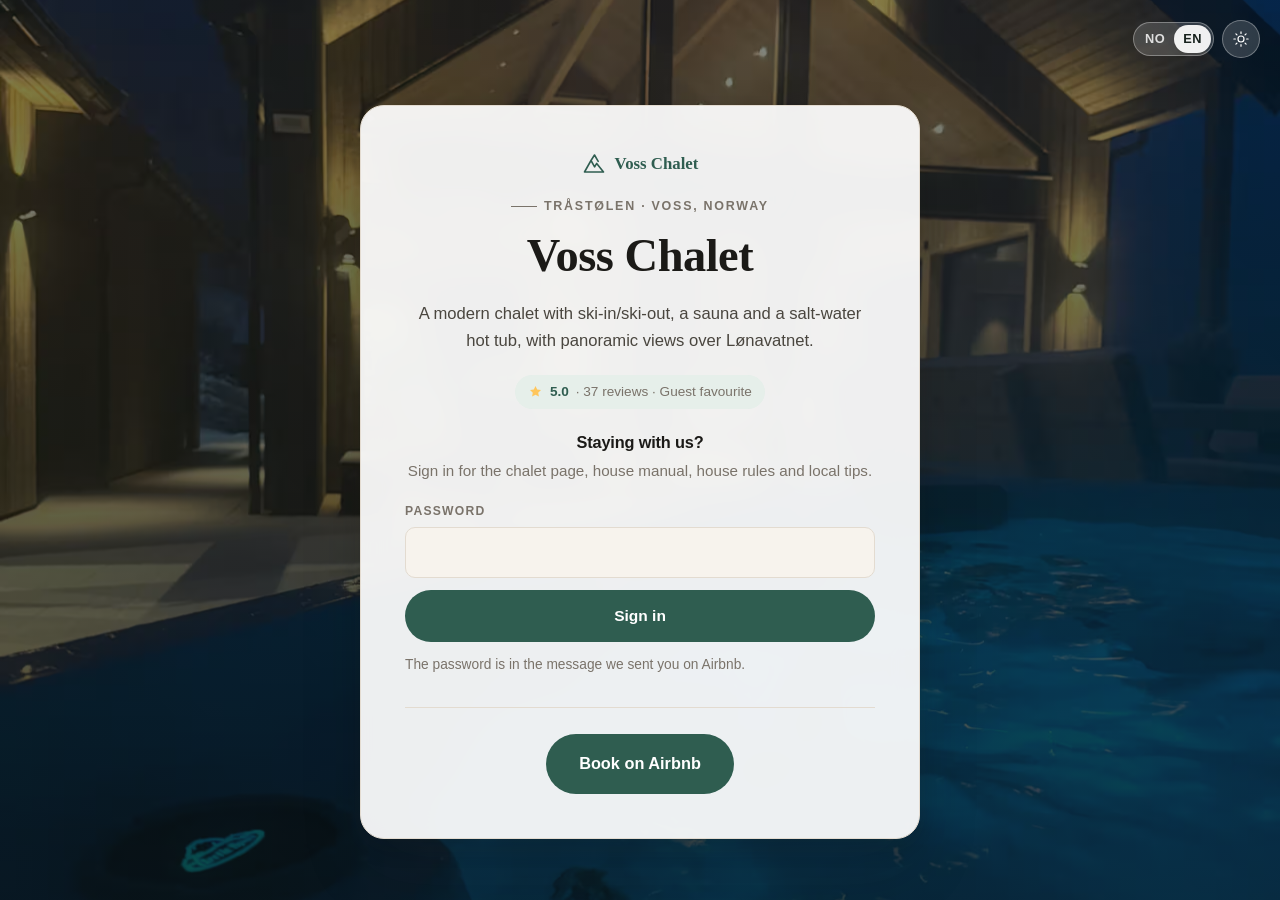
<file: index.html>
<!DOCTYPE html>
<html lang="no">
<head>
<meta charset="utf-8">
<meta name="viewport" content="width=device-width, initial-scale=1">
<title>Voss Chalet · Moderne hytte med ski in/ski out i Tråstølen</title>
<meta name="description" content="Moderne hytte i Tråstølen på Voss med ski in/ski out, badstue, saltvannsjacuzzi og panoramautsikt over Lønavatnet. Fire soverom, plass til ni gjester. Booking via Airbnb.">
<meta name="theme-color" content="#2f5d50">
<link rel="icon" href="assets/img/favicon.svg" type="image/svg+xml">
<meta property="og:type" content="website">
<meta property="og:title" content="Voss Chalet · Moderne hytte i Voss">
<meta property="og:description" content="Ski in/ski out i Tråstølen. Badstue, saltvannsjacuzzi og panoramautsikt over Lønavatnet.">
<meta property="og:image" content="assets/img/terrasse-jacuzzi.jpg">
<meta property="og:locale" content="nb_NO">
<meta property="og:locale:alternate" content="en_GB">
<link rel="stylesheet" href="assets/css/styles.css?v=23">
</head>
<body data-page="landing">
<a class="skip-link" href="#main">Hopp til innhold</a>

<main id="main"></main>

<noscript>
  <div class="wrap" style="padding:60px 20px">
    <h1>Voss Chalet</h1>
    <p>Moderne hytte i Tråstølen på Voss med ski in/ski out, badstue og saltvannsjacuzzi.
       Denne siden trenger JavaScript. Se annonsen vår på
       <a href="https://www.airbnb.com/h/vosschalet">Airbnb</a>.</p>
    <p>This page needs JavaScript. See our listing on
       <a href="https://www.airbnb.com/h/vosschalet">Airbnb</a>.</p>
  </div>
</noscript>

<script src="assets/js/content.js?v=23"></script>
<script src="assets/js/app.js?v=23"></script>
</body>
</html>
</file>
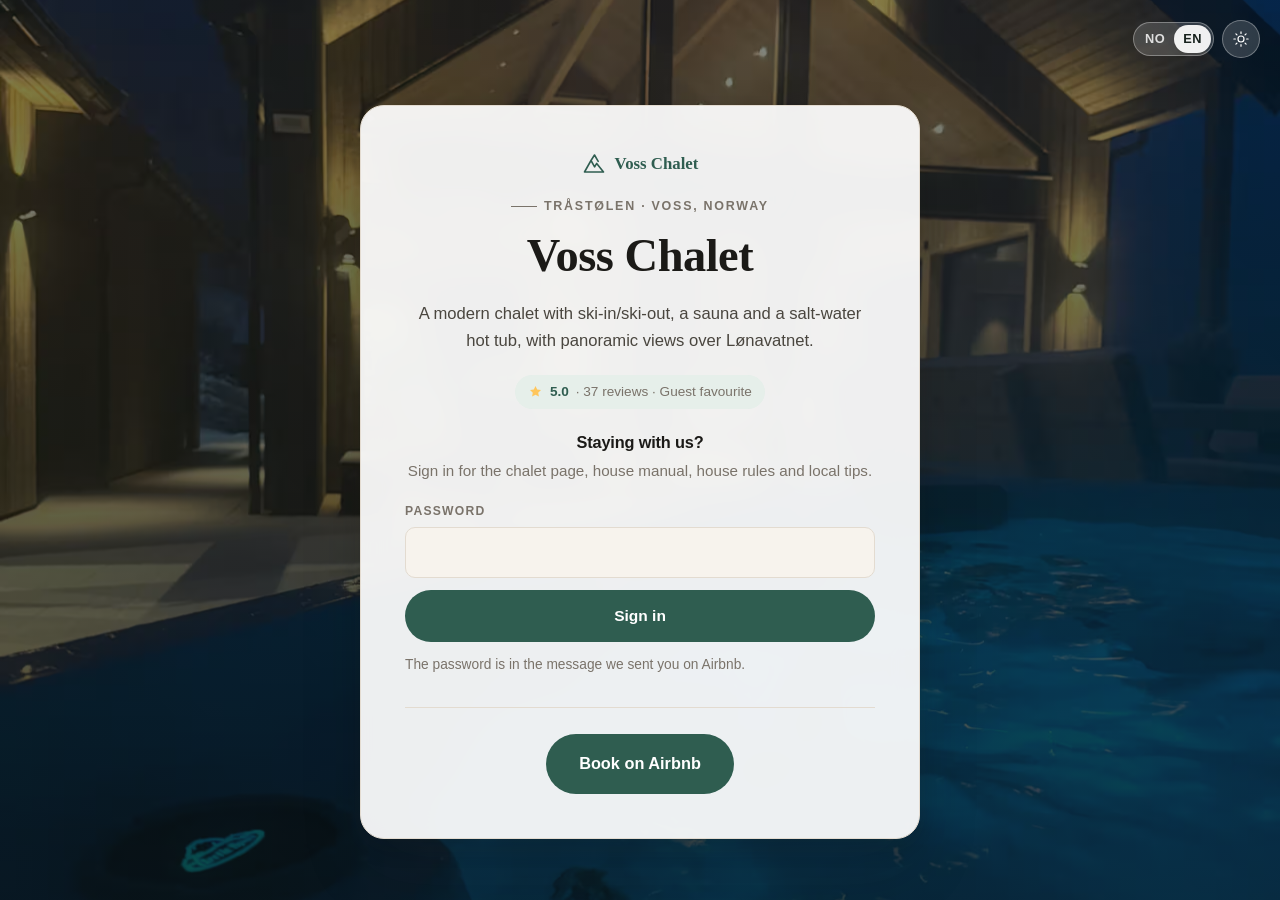
<file: husmanual.html>
<!DOCTYPE html>
<html lang="no">
<head>
<meta charset="utf-8">
<meta name="viewport" content="width=device-width, initial-scale=1">
<title>Husmanual · Voss Chalet</title>
<meta name="description" content="Husmanual for Voss Chalet: ankomst og smartlås, jacuzzi, badstue, peis, kjøkken, wifi, parkering og avreise.">
<meta name="robots" content="noindex">
<meta name="theme-color" content="#2f5d50">
<link rel="icon" href="assets/img/favicon.svg" type="image/svg+xml">
<script>
/* Rask sjekk før resten av siden lastes: uten innlogging sendes du til forsiden. */
(function () {
  try {
    if (!localStorage.getItem("vc-auth")) {
      location.replace("index.html?next=" + encodeURIComponent(location.pathname.split("/").pop() + location.hash));
    }
  } catch (e) {}
})();
</script>
<link rel="stylesheet" href="assets/css/styles.css?v=23">
</head>
<body data-page="manual">
<a class="skip-link" href="#main">Hopp til innhold</a>

<main id="main"></main>

<noscript>
  <div class="wrap" style="padding:60px 20px">
    <h1>Husmanual</h1>
    <p>Denne siden trenger JavaScript. Ta kontakt med oss på Airbnb hvis du trenger informasjonen på en annen måte.</p>
    <p>This page needs JavaScript. Message us on Airbnb if you need this information another way.</p>
  </div>
</noscript>

<script src="assets/js/content.js?v=23"></script>
<script src="assets/js/app.js?v=23"></script>
</body>
</html>
</file>
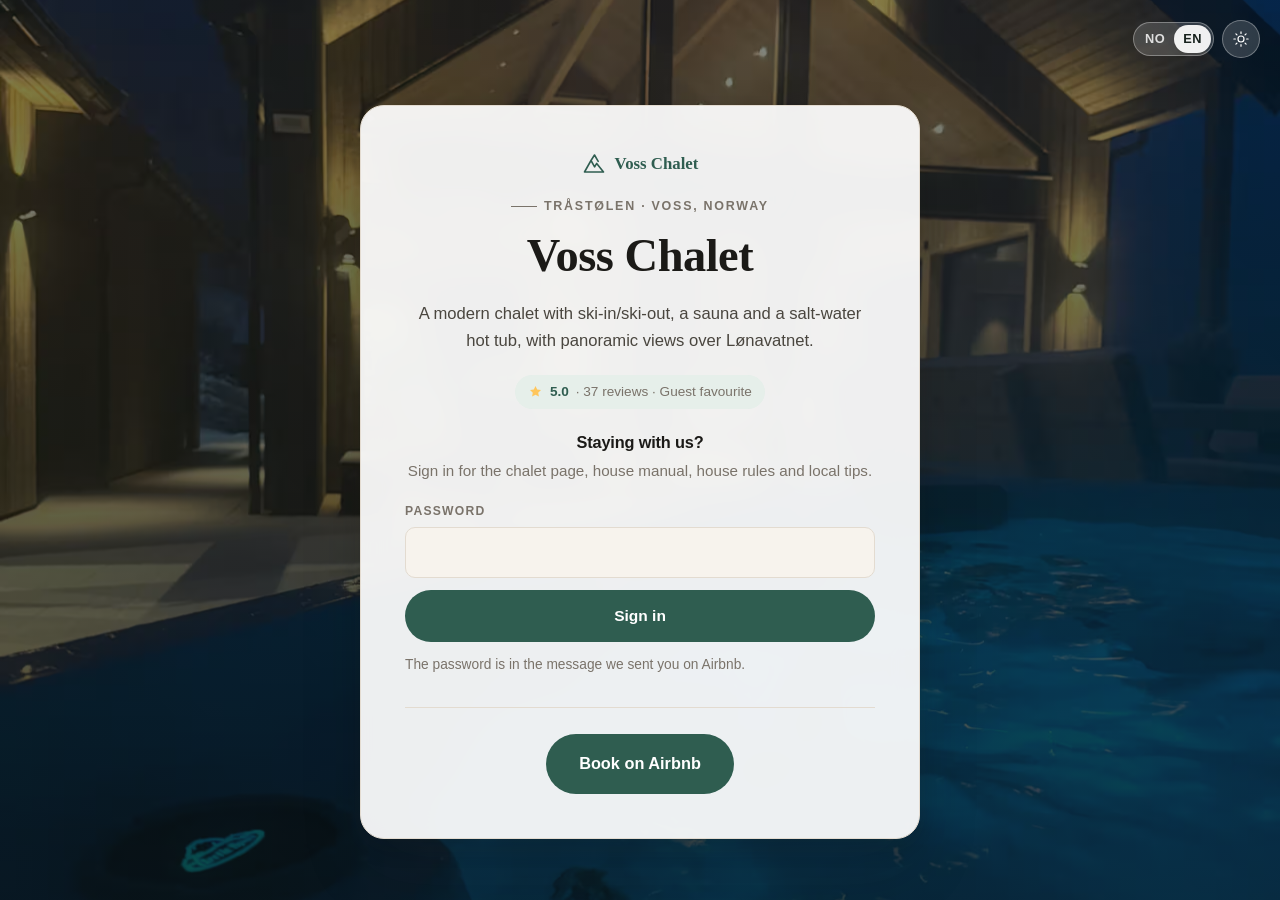
<file: husregler.html>
<!DOCTYPE html>
<html lang="no">
<head>
<meta charset="utf-8">
<meta name="viewport" content="width=device-width, initial-scale=1">
<title>Husregler · Voss Chalet</title>
<meta name="description" content="Husregler for Voss Chalet: inn- og utsjekk, antall gjester, nattero, røyking, jacuzzi og badstue, peis og praktisk informasjon.">
<meta name="robots" content="noindex">
<meta name="theme-color" content="#2f5d50">
<link rel="icon" href="assets/img/favicon.svg" type="image/svg+xml">
<script>
/* Rask sjekk før resten av siden lastes: uten innlogging sendes du til forsiden. */
(function () {
  try {
    if (!localStorage.getItem("vc-auth")) {
      location.replace("index.html?next=" + encodeURIComponent(location.pathname.split("/").pop() + location.hash));
    }
  } catch (e) {}
})();
</script>
<link rel="stylesheet" href="assets/css/styles.css?v=23">
</head>
<body data-page="rules">
<a class="skip-link" href="#main">Hopp til innhold</a>

<main id="main"></main>

<noscript>
  <div class="wrap" style="padding:60px 20px">
    <h1>Husregler</h1>
    <p>Denne siden trenger JavaScript. Husreglene finner du også i annonsen vår på
       <a href="https://www.airbnb.com/h/vosschalet">Airbnb</a>.</p>
  </div>
</noscript>

<script src="assets/js/content.js?v=23"></script>
<script src="assets/js/app.js?v=23"></script>
</body>
</html>
</file>
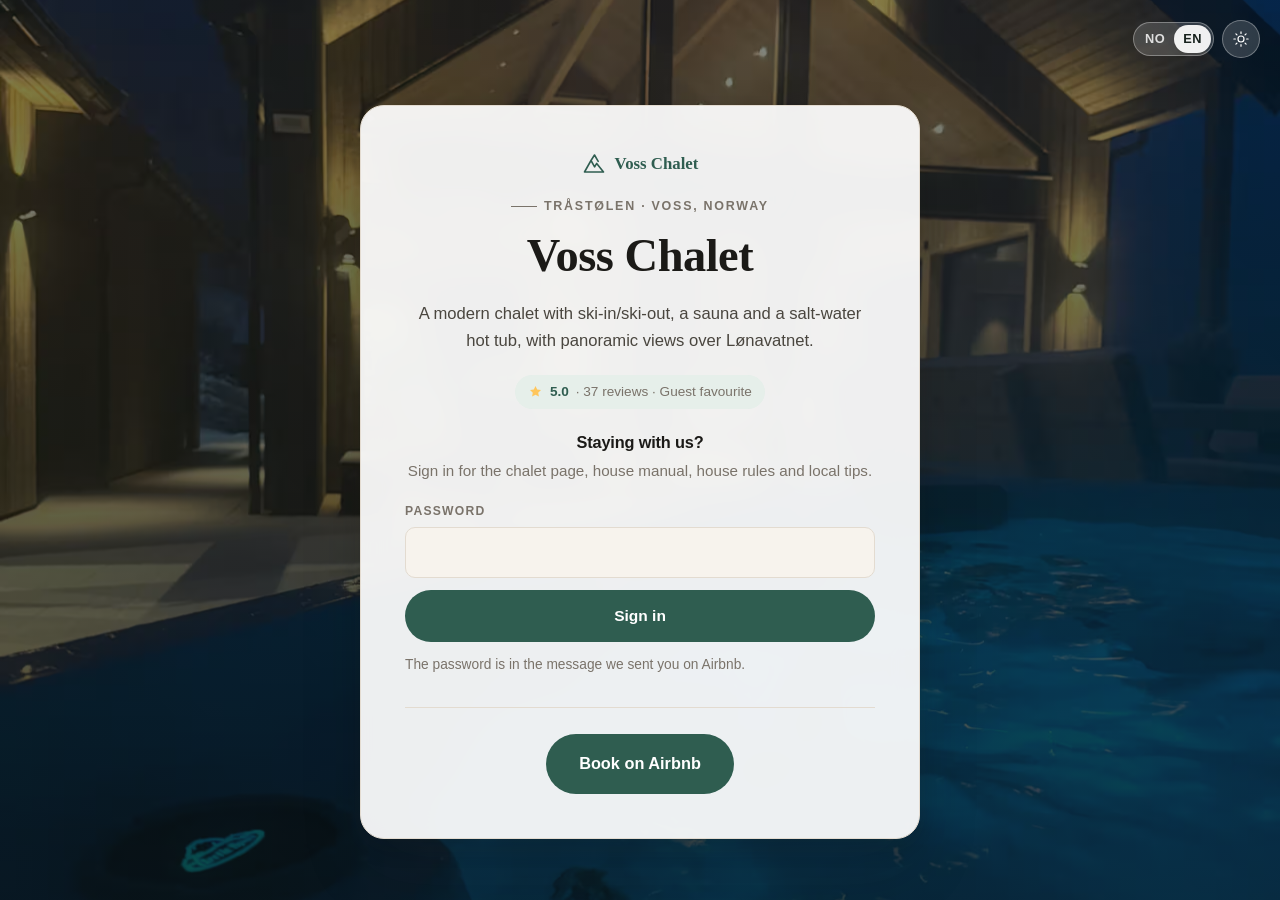
<file: hytta.html>
<!DOCTYPE html>
<html lang="no">
<head>
<meta charset="utf-8">
<meta name="viewport" content="width=device-width, initial-scale=1">
<title>Hytta · Voss Chalet</title>
<meta name="description" content="Moderne hytte i Tråstølen på Voss med ski in/ski out, badstue, saltvannsjacuzzi og panoramautsikt over Lønavatnet. Fire soverom, plass til ni gjester. Booking via Airbnb.">
<meta name="robots" content="noindex">
<meta name="theme-color" content="#2f5d50">
<link rel="icon" href="assets/img/favicon.svg" type="image/svg+xml">
<meta property="og:type" content="website">
<meta property="og:title" content="Voss Chalet · Moderne hytte i Voss">
<meta property="og:description" content="Ski in/ski out i Tråstølen. Badstue, saltvannsjacuzzi og panoramautsikt over Lønavatnet.">
<meta property="og:image" content="assets/img/hero.jpg">
<meta property="og:locale" content="nb_NO">
<meta property="og:locale:alternate" content="en_GB">
<script>
/* Rask sjekk før resten av siden lastes: uten innlogging sendes du til forsiden. */
(function () {
  try {
    if (!localStorage.getItem("vc-auth")) {
      location.replace("index.html?next=" + encodeURIComponent(location.pathname.split("/").pop() + location.hash));
    }
  } catch (e) {}
})();
</script>
<link rel="stylesheet" href="assets/css/styles.css?v=23">
</head>
<body data-page="home">
<a class="skip-link" href="#main">Hopp til innhold</a>

<main id="main"></main>

<noscript>
  <div class="wrap" style="padding:60px 20px">
    <h1>Voss Chalet</h1>
    <p>Denne siden trenger JavaScript for å vise innholdet. Slå det på i nettleseren, eller
       se annonsen vår på <a href="https://www.airbnb.com/h/vosschalet">Airbnb</a>.</p>
    <p>This page needs JavaScript. Please enable it, or see our listing on
       <a href="https://www.airbnb.com/h/vosschalet">Airbnb</a>.</p>
  </div>
</noscript>

<script src="assets/js/content.js?v=23"></script>
<script src="assets/js/app.js?v=23"></script>
</body>
</html>
</file>
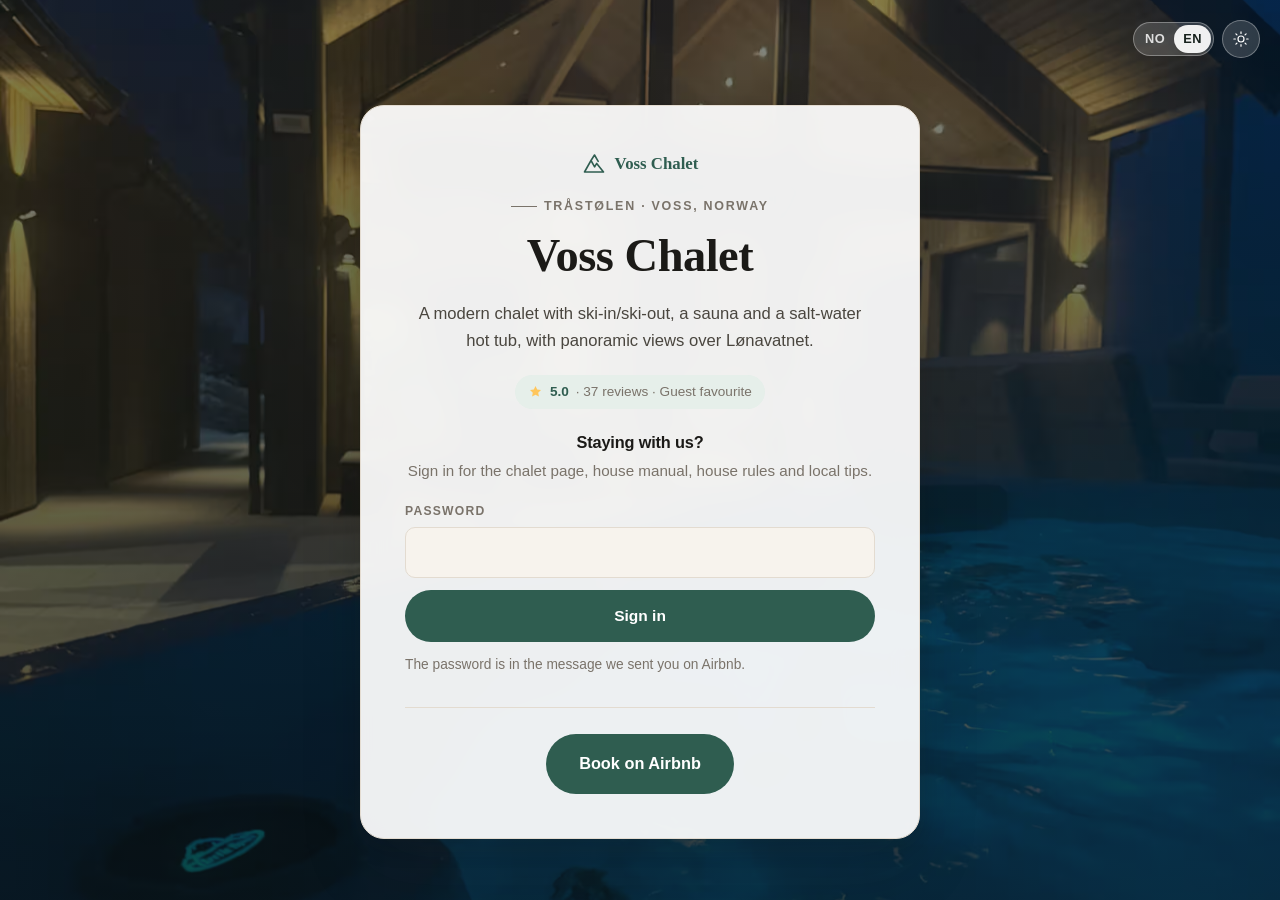
<file: omradet.html>
<!DOCTYPE html>
<html lang="no">
<head>
<meta charset="utf-8">
<meta name="viewport" content="width=device-width, initial-scale=1">
<title>Området · Voss Chalet</title>
<meta name="description" content="Tips til Voss: ski i Voss Resort og Myrkdalen, fjellturer til Lønahorgi, rafting, sykling, Vossabadet, Flåmsbanen og Nærøyfjorden.">
<meta name="robots" content="noindex">
<meta name="theme-color" content="#2f5d50">
<link rel="icon" href="assets/img/favicon.svg" type="image/svg+xml">
<script>
/* Rask sjekk før resten av siden lastes: uten innlogging sendes du til forsiden. */
(function () {
  try {
    if (!localStorage.getItem("vc-auth")) {
      location.replace("index.html?next=" + encodeURIComponent(location.pathname.split("/").pop() + location.hash));
    }
  } catch (e) {}
})();
</script>
<link rel="stylesheet" href="assets/css/styles.css?v=23">
</head>
<body data-page="area">
<a class="skip-link" href="#main">Hopp til innhold</a>

<main id="main"></main>

<noscript>
  <div class="wrap" style="padding:60px 20px">
    <h1>Området</h1>
    <p>Denne siden trenger JavaScript. Se annonsen vår på
       <a href="https://www.airbnb.com/h/vosschalet">Airbnb</a> for tips til området.</p>
  </div>
</noscript>

<script src="assets/js/content.js?v=23"></script>
<script src="assets/js/app.js?v=23"></script>
</body>
</html>
</file>
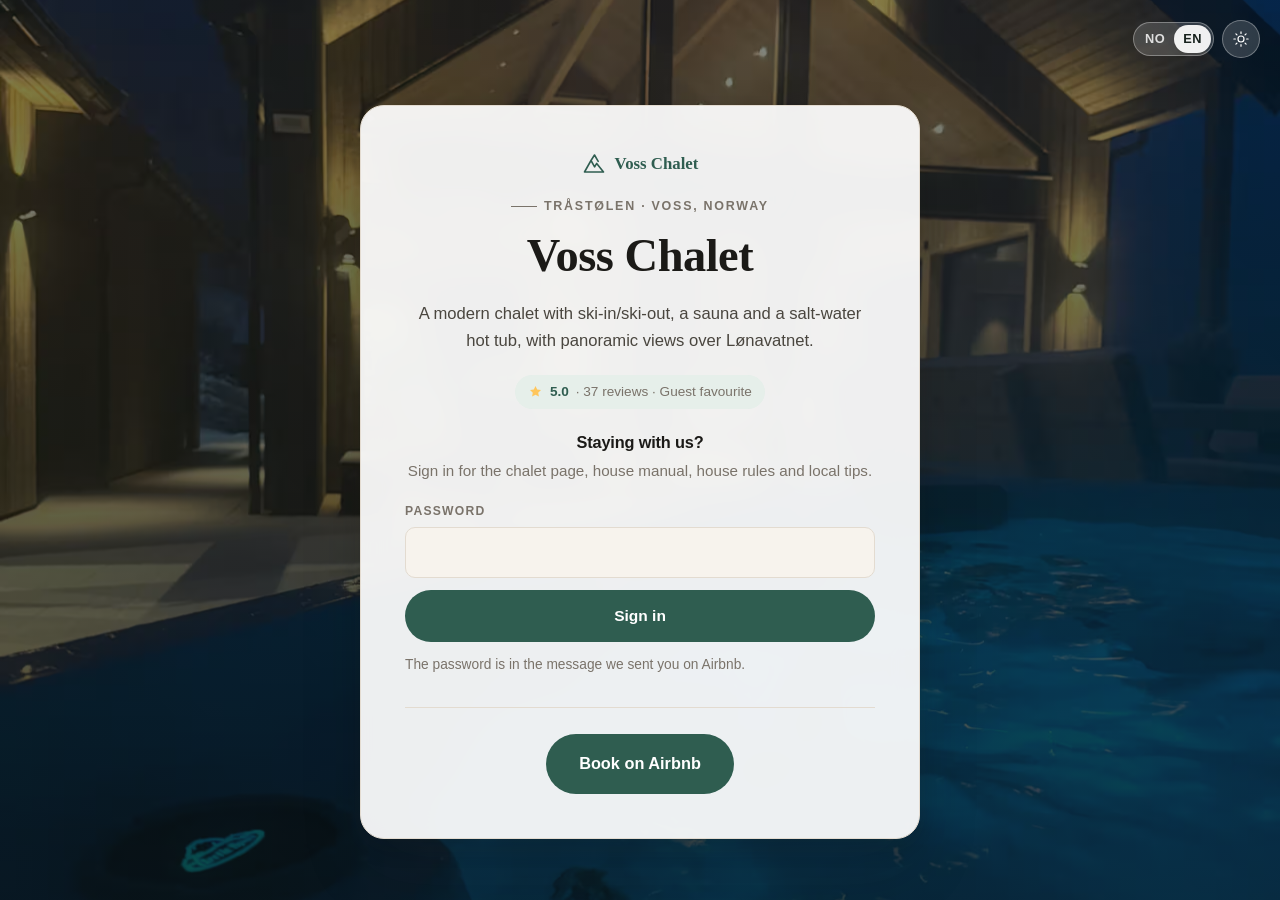
<file: spisesteder.html>
<!DOCTYPE html>
<html lang="no">
<head>
<meta charset="utf-8">
<meta name="viewport" content="width=device-width, initial-scale=1">
<title>Spisesteder · Voss Chalet</title>
<meta name="description" content="Restaurantene og kafeene vi anbefaler på Voss, fra fine dining på Park Hotel Vossevangen til enkel lunsj i sentrum.">
<meta name="robots" content="noindex">
<meta name="theme-color" content="#2f5d50">
<link rel="icon" href="assets/img/favicon.svg" type="image/svg+xml">
<script>
/* Rask sjekk før resten av siden lastes: uten innlogging sendes du til forsiden. */
(function () {
  try {
    if (!localStorage.getItem("vc-auth")) {
      location.replace("index.html?next=" + encodeURIComponent(location.pathname.split("/").pop() + location.hash));
    }
  } catch (e) {}
})();
</script>
<link rel="stylesheet" href="assets/css/styles.css?v=23">
</head>
<body data-page="food">
<a class="skip-link" href="#main">Hopp til innhold</a>

<main id="main"></main>

<noscript>
  <div class="wrap" style="padding:60px 20px">
    <h1>Spisesteder</h1>
    <p>Denne siden trenger JavaScript. Se annonsen vår på
       <a href="https://www.airbnb.com/h/vosschalet">Airbnb</a> for tips til området.</p>
  </div>
</noscript>

<script src="assets/js/content.js?v=23"></script>
<script src="assets/js/app.js?v=23"></script>
</body>
</html>
</file>
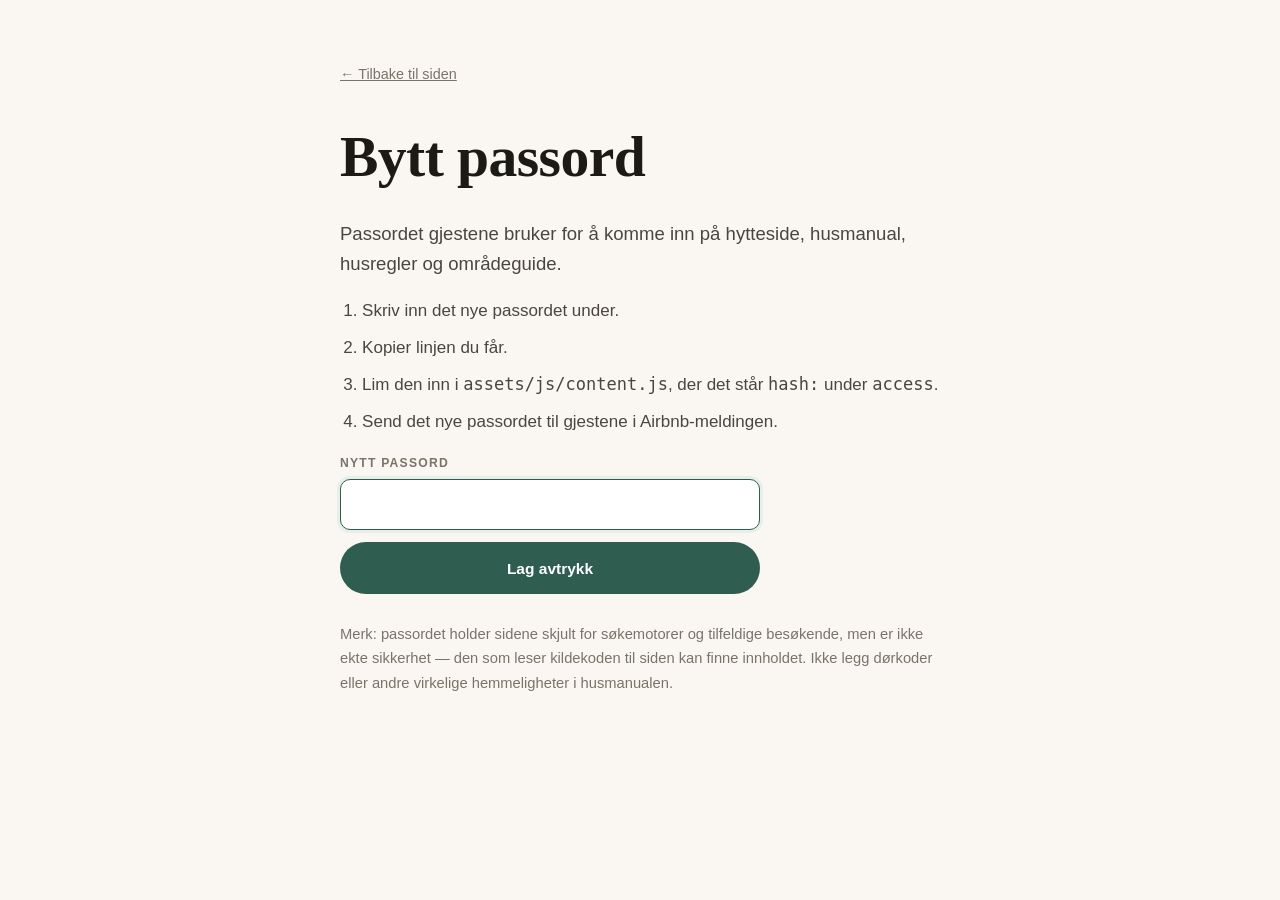
<file: admin/passord.html>
<!DOCTYPE html>
<html lang="no">
<head>
<meta charset="utf-8">
<meta name="viewport" content="width=device-width, initial-scale=1">
<title>Bytt passord · Voss Chalet</title>
<meta name="robots" content="noindex">
<link rel="icon" href="../assets/img/favicon.svg" type="image/svg+xml">
<link rel="stylesheet" href="../assets/css/styles.css">
<style>
  .tool { max-width: 640px; margin: 0 auto; padding: 60px 20px; }
  .tool ol { padding-left: 1.3em; color: var(--ink-soft); }
  .tool li { margin-bottom: .5em; }
  .out {
    margin-top: 18px; padding: 16px 18px;
    background: var(--surface-2); border: 1px solid var(--line);
    border-radius: var(--radius-s);
    font-family: ui-monospace, SFMono-Regular, Menlo, Consolas, monospace;
    font-size: .86rem; word-break: break-all; line-height: 1.6;
  }
</style>
</head>
<body>
<main class="tool" id="main">
  <a href="../index.html" style="color:var(--muted);font-size:.9rem">← Tilbake til siden</a>
  <h1 style="margin-top:.6em">Bytt passord</h1>
  <p class="lead">Passordet gjestene bruker for å komme inn på hytteside, husmanual,
     husregler og områdeguide.</p>

  <ol>
    <li>Skriv inn det nye passordet under.</li>
    <li>Kopier linjen du får.</li>
    <li>Lim den inn i <code>assets/js/content.js</code>, der det står <code>hash:</code> under <code>access</code>.</li>
    <li>Send det nye passordet til gjestene i Airbnb-meldingen.</li>
  </ol>

  <form class="landing-form" id="form" style="max-width:420px">
    <label class="field">
      <span>Nytt passord</span>
      <input class="field-input" id="pw" type="text" autocomplete="off" autofocus>
    </label>
    <button class="btn btn-primary" type="submit">Lag avtrykk</button>
  </form>

  <div class="out" id="out" hidden></div>

  <p style="margin-top:28px;font-size:.92rem;color:var(--muted)">
    Merk: passordet holder sidene skjult for søkemotorer og tilfeldige besøkende, men er ikke
    ekte sikkerhet — den som leser kildekoden til siden kan finne innholdet. Ikke legg dørkoder
    eller andre virkelige hemmeligheter i husmanualen.
  </p>
</main>

<script>
document.getElementById('form').addEventListener('submit', async function (e) {
  e.preventDefault();
  var pw = document.getElementById('pw').value;
  var out = document.getElementById('out');
  if (!pw) return;
  var buf = await crypto.subtle.digest('SHA-256', new TextEncoder().encode(pw));
  var hex = Array.from(new Uint8Array(buf)).map(function (b) {
    return b.toString(16).padStart(2, '0');
  }).join('');
  out.hidden = false;
  out.textContent = 'hash: "' + hex + '",';
});
</script>
</body>
</html>
</file>
<file: assets/css/styles.css>
/* =====================================================================
   Voss Chalet – stilark
   Farger, avstander og typografi styres av variablene i :root nedenfor.
   Vil du bytte hovedfarge, endre --accent og --accent-soft.
   ===================================================================== */

:root {
  /* Farger – lyst tema */
  --bg: #faf7f2;
  --bg-alt: #f2ece3;
  --surface: #ffffff;
  --surface-2: #f7f3ed;
  --ink: #1b1a17;
  --ink-soft: #4a463f;
  --muted: #7a736a;
  --line: #e3dbd0;
  --accent: #2f5d50;
  --accent-ink: #ffffff;
  --accent-soft: #e6efea;
  --warm: #c0703f;
  --warm-soft: #f8ece3;

  /* Form */
  --radius-s: 10px;
  --radius: 16px;
  --radius-l: 24px;
  --shadow-s: 0 1px 2px rgba(27, 26, 23, .06), 0 2px 8px rgba(27, 26, 23, .04);
  --shadow: 0 2px 6px rgba(27, 26, 23, .06), 0 12px 32px rgba(27, 26, 23, .08);
  --shadow-l: 0 8px 24px rgba(27, 26, 23, .1), 0 32px 64px rgba(27, 26, 23, .12);

  /* Typografi */
  --font-body: -apple-system, BlinkMacSystemFont, "Segoe UI", Roboto, "Helvetica Neue", Arial, sans-serif;
  --font-head: "Iowan Old Style", "Palatino Linotype", Palatino, Georgia, "Times New Roman", serif;

  /* Mål */
  --wrap: 1140px;
  --header-h: 68px;
}

/* Mørkt tema – følger systemet, og kan overstyres med knappen i toppen */
@media (prefers-color-scheme: dark) {
  :root:not([data-theme="light"]) {
    --bg: #12110f;
    --bg-alt: #191714;
    --surface: #1c1a17;
    --surface-2: #232019;
    --ink: #f4efe7;
    --ink-soft: #d6cec2;
    --muted: #9d958a;
    --line: #322d26;
    --accent: #7fb3a1;
    --accent-ink: #0f1512;
    --accent-soft: #1e2a26;
    --warm: #e0996b;
    --warm-soft: #2a2018;
    --shadow-s: 0 1px 2px rgba(0, 0, 0, .4);
    --shadow: 0 2px 8px rgba(0, 0, 0, .4), 0 16px 40px rgba(0, 0, 0, .35);
    --shadow-l: 0 12px 32px rgba(0, 0, 0, .5), 0 40px 80px rgba(0, 0, 0, .45);
  }
}

:root[data-theme="dark"] {
  --bg: #12110f;
  --bg-alt: #191714;
  --surface: #1c1a17;
  --surface-2: #232019;
  --ink: #f4efe7;
  --ink-soft: #d6cec2;
  --muted: #9d958a;
  --line: #322d26;
  --accent: #7fb3a1;
  --accent-ink: #0f1512;
  --accent-soft: #1e2a26;
  --warm: #e0996b;
  --warm-soft: #2a2018;
  --shadow-s: 0 1px 2px rgba(0, 0, 0, .4);
  --shadow: 0 2px 8px rgba(0, 0, 0, .4), 0 16px 40px rgba(0, 0, 0, .35);
  --shadow-l: 0 12px 32px rgba(0, 0, 0, .5), 0 40px 80px rgba(0, 0, 0, .45);
}

/* --- Grunnleggende ------------------------------------------------- */

*, *::before, *::after { box-sizing: border-box; }

html { scroll-behavior: smooth; scroll-padding-top: calc(var(--header-h) + 16px); }

body {
  margin: 0;
  background: var(--bg);
  color: var(--ink);
  font-family: var(--font-body);
  font-size: 17px;
  line-height: 1.65;
  -webkit-font-smoothing: antialiased;
  text-rendering: optimizeLegibility;
}

img { max-width: 100%; display: block; }

a { color: inherit; }

h1, h2, h3, h4 {
  font-family: var(--font-head);
  font-weight: 600;
  line-height: 1.18;
  letter-spacing: -0.01em;
  margin: 0 0 .5em;
}

h1 { font-size: clamp(2.1rem, 5.5vw, 3.6rem); }
h2 { font-size: clamp(1.6rem, 3.4vw, 2.35rem); }
h3 { font-size: 1.18rem; }

p { margin: 0 0 1em; }

.wrap { width: 100%; max-width: var(--wrap); margin: 0 auto; padding: 0 20px; }
.wrap-narrow { max-width: 800px; }

.skip-link {
  position: absolute; left: -9999px; top: 0; z-index: 200;
  background: var(--accent); color: var(--accent-ink);
  padding: 10px 16px; border-radius: 0 0 var(--radius-s) 0;
}
.skip-link:focus { left: 0; }

:focus-visible {
  outline: 2px solid var(--accent);
  outline-offset: 3px;
  border-radius: 4px;
}

/* --- Knapper -------------------------------------------------------- */

.btn {
  display: inline-flex; align-items: center; justify-content: center; gap: .5em;
  padding: .78em 1.5em;
  border: 1px solid transparent;
  border-radius: 999px;
  font: inherit; font-weight: 600; font-size: .97rem;
  text-decoration: none;
  cursor: pointer;
  transition: transform .15s ease, background .2s ease, border-color .2s ease, color .2s ease;
  white-space: nowrap;
}
.btn:hover { transform: translateY(-1px); }
.btn:active { transform: translateY(0); }

.btn-primary { background: var(--accent); color: var(--accent-ink); }
.btn-primary:hover { filter: brightness(1.07); }

.btn-ghost { background: transparent; color: var(--ink); border-color: var(--line); }
.btn-ghost:hover { border-color: var(--accent); color: var(--accent); }

.btn-light { background: rgba(255, 255, 255, .16); color: #fff; border-color: rgba(255, 255, 255, .5); backdrop-filter: blur(6px); }
.btn-light:hover { background: rgba(255, 255, 255, .28); }

.btn-sm { padding: .5em 1em; font-size: .88rem; }

/* --- Toppmeny ------------------------------------------------------- */

.site-header {
  position: sticky; top: 0; z-index: 60;
  background: color-mix(in srgb, var(--bg) 86%, transparent);
  backdrop-filter: saturate(1.4) blur(12px);
  border-bottom: 1px solid transparent;
  transition: border-color .2s ease, background .2s ease;
}
.site-header.is-stuck { border-bottom-color: var(--line); }

.site-header .wrap {
  min-height: var(--header-h);
  display: flex; align-items: center; gap: 18px;
}

.brand {
  display: flex; align-items: center; gap: 10px;
  text-decoration: none; font-family: var(--font-head);
  font-size: 1.14rem; font-weight: 600; letter-spacing: -0.01em;
  margin-right: auto;
}
.brand svg { width: 26px; height: 26px; color: var(--accent); flex: none; }
.brand small {
  display: block; font-family: var(--font-body); font-size: .68rem;
  font-weight: 500; letter-spacing: .1em; text-transform: uppercase;
  color: var(--muted); line-height: 1.2;
}

.nav { display: flex; align-items: center; gap: 4px; }
.nav a {
  text-decoration: none; color: var(--ink-soft);
  padding: .45em .8em; border-radius: 999px;
  font-size: .95rem; font-weight: 500;
  transition: background .2s ease, color .2s ease;
}
.nav a:hover { background: var(--surface-2); color: var(--ink); }
.nav a[aria-current="page"] { color: var(--accent); background: var(--accent-soft); }

/* Bookingknappen i menyen: dempet, med kant, ikke den grønne hovedknappen */
.nav a.btn-ghost { color: var(--ink-soft); background: transparent; border: 1px solid var(--line); margin-left: 6px; }
.nav a.btn-ghost:hover { color: var(--accent); border-color: var(--accent); background: transparent; }

.header-tools { display: flex; align-items: center; gap: 8px; }

.lang-switch {
  display: flex; align-items: center;
  background: var(--surface-2); border: 1px solid var(--line);
  border-radius: 999px; padding: 2px;
}
.lang-switch button {
  border: 0; background: transparent; cursor: pointer;
  font: inherit; font-size: .8rem; font-weight: 600; letter-spacing: .04em;
  color: var(--muted); padding: .3em .7em; border-radius: 999px;
  transition: background .2s ease, color .2s ease;
}
.lang-switch button[aria-pressed="true"] { background: var(--surface); color: var(--ink); box-shadow: var(--shadow-s); }

.icon-btn {
  display: inline-flex; align-items: center; justify-content: center;
  width: 38px; height: 38px; flex: none;
  border: 1px solid var(--line); border-radius: 50%;
  background: var(--surface-2); color: var(--ink-soft);
  cursor: pointer; transition: color .2s ease, border-color .2s ease;
}
.icon-btn:hover { color: var(--accent); border-color: var(--accent); }
.icon-btn svg { width: 18px; height: 18px; }

.theme-btn .icon-moon { display: none; }
:root[data-theme="dark"] .theme-btn .icon-moon { display: block; }
:root[data-theme="dark"] .theme-btn .icon-sun { display: none; }
@media (prefers-color-scheme: dark) {
  :root:not([data-theme="light"]) .theme-btn .icon-moon { display: block; }
  :root:not([data-theme="light"]) .theme-btn .icon-sun { display: none; }
}

.nav-toggle { display: none; }

@media (max-width: 900px) {
  .nav {
    position: fixed; inset: var(--header-h) 0 auto 0;
    flex-direction: column; align-items: stretch; gap: 0;
    background: var(--surface); border-bottom: 1px solid var(--line);
    padding: 10px 20px 20px;
    box-shadow: var(--shadow);
    transform: translateY(-12px); opacity: 0; pointer-events: none;
    transition: opacity .18s ease, transform .18s ease;
  }
  .nav.is-open { transform: translateY(0); opacity: 1; pointer-events: auto; }
  .nav a { padding: .8em .6em; border-radius: var(--radius-s); }
  .nav .btn { margin-top: 10px; justify-content: center; }
  .nav-toggle { display: inline-flex; }
}

@media (max-width: 620px) {
  .brand small { display: none; }
  .nav-book-desktop { display: none; }
}

/* --- Hero ----------------------------------------------------------- */

.hero {
  position: relative;
  min-height: min(86vh, 760px);
  display: flex; align-items: flex-end;
  color: #fff;
  overflow: hidden;
  isolation: isolate;
}
.hero::after {
  content: ""; position: absolute; inset: 0; z-index: -1;
  background: linear-gradient(180deg, rgba(12, 20, 18, .5) 0%, rgba(12, 20, 18, .15) 35%, rgba(12, 20, 18, .82) 100%);
}
.hero-media {
  position: absolute; inset: 0; z-index: -2;
  background: linear-gradient(160deg, #24413a 0%, #3d6153 45%, #7d8f7a 100%);
}
.hero-media img { width: 100%; height: 100%; object-fit: cover; }

.hero-inner { padding: 120px 0 56px; max-width: 720px; }
.hero h1 { color: #fff; margin-bottom: .3em; text-shadow: 0 2px 24px rgba(0, 0, 0, .3); }
.hero p { font-size: 1.1rem; color: rgba(255, 255, 255, .93); max-width: 56ch; text-shadow: 0 1px 12px rgba(0, 0, 0, .35); }
.hero-actions { display: flex; flex-wrap: wrap; gap: 12px; margin-top: 26px; }

.eyebrow {
  display: inline-flex; align-items: center; gap: .55em;
  font-size: .78rem; font-weight: 600; letter-spacing: .14em; text-transform: uppercase;
  color: rgba(255, 255, 255, .88); margin-bottom: 1em;
}
.eyebrow::before { content: ""; width: 26px; height: 1px; background: currentColor; }

.rating-badge {
  display: inline-flex; align-items: center; gap: .5em;
  background: rgba(255, 255, 255, .15); backdrop-filter: blur(6px);
  border: 1px solid rgba(255, 255, 255, .3);
  border-radius: 999px; padding: .35em .9em;
  font-size: .85rem; font-weight: 600; color: #fff;
  margin-bottom: 18px;
}
.rating-badge svg { width: 15px; height: 15px; color: #ffc65c; }
.rating-badge span { opacity: .85; font-weight: 500; }

/* --- Landingsside --------------------------------------------------- */

.landing {
  position: relative; isolation: isolate;
  min-height: 100vh;
  display: grid; place-items: center;
  padding: 88px 0 44px;
}
.landing::after {
  content: ""; position: absolute; inset: 0; z-index: -1;
  background: linear-gradient(180deg, rgba(10, 16, 14, .5), rgba(10, 16, 14, .76));
}
.landing-media {
  position: absolute; inset: 0; z-index: -2;
  background: linear-gradient(160deg, #1d3830 0%, #35564a 45%, #6f8377 100%);
}
.landing-media img { width: 100%; height: 100%; object-fit: cover; }

.landing-top {
  position: absolute; top: 20px; right: 20px; z-index: 2;
  display: flex; gap: 8px; align-items: center;
}
.landing-top .lang-switch { background: rgba(255, 255, 255, .16); border-color: rgba(255, 255, 255, .32); }
.landing-top .lang-switch button { color: rgba(255, 255, 255, .82); }
.landing-top .lang-switch button[aria-pressed="true"] { background: rgba(255, 255, 255, .92); color: #16211d; }
.landing-top .icon-btn { background: rgba(255, 255, 255, .16); border-color: rgba(255, 255, 255, .32); color: #fff; }

.landing-card {
  max-width: 560px; margin: 0 auto; text-align: center;
  background: color-mix(in srgb, var(--surface) 93%, transparent);
  color: var(--ink);
  border: 1px solid var(--line);
  border-radius: var(--radius-l);
  padding: clamp(28px, 5vw, 44px);
  box-shadow: var(--shadow-l);
  backdrop-filter: blur(14px) saturate(1.2);
}
.landing-brand {
  display: flex; align-items: center; justify-content: center; gap: 9px;
  font-family: var(--font-head); font-size: 1.05rem; font-weight: 600;
  color: var(--accent); margin-bottom: 18px;
}
.landing-brand svg { width: 24px; height: 24px; }
.landing-card .eyebrow { display: flex; justify-content: center; color: var(--muted); }
.landing-card h1 { font-size: clamp(2rem, 5vw, 2.9rem); margin-bottom: .35em; }
.landing-tagline { color: var(--ink-soft); font-size: 1.04rem; margin-bottom: 20px; }
.landing-card .rating-badge {
  background: var(--accent-soft); border-color: transparent; color: var(--accent);
  margin: 0 auto 24px; display: flex; width: fit-content; backdrop-filter: none;
}
.landing-card .rating-badge span { color: var(--muted); opacity: 1; }
.landing-card > .btn { display: inline-flex; }
.btn-lg { padding: .95em 2em; font-size: 1.02rem; }

.landing-divider { border: 0; border-top: 1px solid var(--line); margin: 30px 0 26px; }

.landing-guest h2 {
  font-family: var(--font-body); font-size: 1.02rem; font-weight: 700;
  margin-bottom: .35em;
}
.landing-guest > p { color: var(--muted); font-size: .95rem; margin-bottom: 18px; }

.landing-form { display: grid; gap: 12px; text-align: left; }
.field { display: grid; gap: 6px; }
.field > span {
  font-size: .76rem; font-weight: 700; letter-spacing: .1em;
  text-transform: uppercase; color: var(--muted);
}
.field-input {
  width: 100%; font: inherit; font-size: 1rem;
  padding: .72em .95em;
  color: var(--ink); background: var(--surface-2);
  border: 1px solid var(--line); border-radius: var(--radius-s);
  transition: border-color .2s ease, background .2s ease, box-shadow .2s ease;
}
.field-input:focus {
  outline: none; border-color: var(--accent); background: var(--surface);
  box-shadow: 0 0 0 3px var(--accent-soft);
}
.field-help { font-size: .86rem; color: var(--muted); margin: 0; }
.form-error {
  margin: 0; font-size: .9rem; font-weight: 500;
  color: #a5382a; background: #fbeae6;
  border-radius: var(--radius-s); padding: .6em .9em;
}
:root[data-theme="dark"] .form-error { color: #ffb4a2; background: #37201b; }
@media (prefers-color-scheme: dark) {
  :root:not([data-theme="light"]) .form-error { color: #ffb4a2; background: #37201b; }
}
.landing-form .btn { width: 100%; }

/* --- Nøkkelfakta ---------------------------------------------------- */

.facts {
  background: var(--surface); border-bottom: 1px solid var(--line);
  position: relative; z-index: 2;
}
.facts ul {
  list-style: none; margin: 0; padding: 0;
  display: grid; grid-template-columns: repeat(4, 1fr);
}
.facts li {
  padding: 22px 14px; text-align: center;
  border-left: 1px solid var(--line);
}
.facts li:first-child { border-left: 0; }
.facts strong {
  display: block; font-family: var(--font-head);
  font-size: 1.7rem; font-weight: 600; line-height: 1.1;
}
.facts span { font-size: .82rem; color: var(--muted); letter-spacing: .03em; }

@media (max-width: 560px) {
  .facts ul { grid-template-columns: repeat(2, 1fr); }
  .facts li:nth-child(3) { border-left: 0; }
  .facts li:nth-child(n+3) { border-top: 1px solid var(--line); }
}

/* --- Seksjoner ------------------------------------------------------ */

.section { padding: clamp(56px, 8vw, 96px) 0; }
.section-alt { background: var(--bg-alt); }
.section-head { max-width: 640px; margin-bottom: clamp(28px, 4vw, 44px); }
.section-head p { color: var(--muted); margin: 0; }
.section-head.center { margin-left: auto; margin-right: auto; text-align: center; }

.lead { font-size: 1.16rem; line-height: 1.6; color: var(--ink-soft); }

.about-grid {
  display: grid; grid-template-columns: minmax(0, 1fr) minmax(0, 1.15fr);
  gap: clamp(28px, 5vw, 64px); align-items: start;
}
@media (max-width: 860px) { .about-grid { grid-template-columns: 1fr; } }

/* --- Kort ----------------------------------------------------------- */

.card-grid {
  display: grid; gap: 18px;
  grid-template-columns: repeat(auto-fit, minmax(240px, 1fr));
}

.card {
  background: var(--surface); border: 1px solid var(--line);
  border-radius: var(--radius); padding: 24px;
  box-shadow: var(--shadow-s);
  transition: transform .2s ease, box-shadow .2s ease, border-color .2s ease;
}
.card:hover { transform: translateY(-2px); box-shadow: var(--shadow); border-color: color-mix(in srgb, var(--accent) 40%, var(--line)); }
.card h3 { margin-bottom: .35em; }
.card p { margin: 0; color: var(--muted); font-size: .95rem; }

.card-icon {
  width: 42px; height: 42px; margin-bottom: 16px;
  display: grid; place-items: center;
  border-radius: 12px; background: var(--accent-soft); color: var(--accent);
}
.card-icon svg { width: 22px; height: 22px; }

/* De fire kortene rett under toppbildet på hyttesiden */
.guide-section { padding-top: 36px; padding-bottom: 8px; }
a.guide-card { display: flex; flex-direction: column; text-decoration: none; color: inherit; }
a.guide-card:hover h3 { color: var(--accent); }
.guide-more {
  margin-top: auto; padding-top: 16px;
  display: inline-flex; align-items: center; gap: .25em;
  color: var(--accent); font-size: .9rem; font-weight: 600;
}
.guide-more svg { width: 16px; height: 16px; transition: transform .2s ease; }
a.guide-card:hover .guide-more svg { transform: translateX(3px); }

/* --- Soverom -------------------------------------------------------- */

.room-grid { display: grid; gap: 14px; grid-template-columns: repeat(auto-fit, minmax(200px, 1fr)); }
.room {
  background: var(--surface); border: 1px solid var(--line);
  border-radius: var(--radius); padding: 20px 22px;
}
.room svg { width: 26px; height: 26px; color: var(--accent); margin-bottom: 12px; }
.room h3 { font-family: var(--font-body); font-size: .92rem; font-weight: 600; letter-spacing: .02em; margin-bottom: .2em; }
.room p { margin: 0; color: var(--muted); font-size: .95rem; }
.room-note { margin-top: 16px; color: var(--muted); font-size: .93rem; }

/* --- Fasiliteter ---------------------------------------------------- */

.amenity-groups { display: grid; gap: 32px 40px; grid-template-columns: repeat(auto-fit, minmax(230px, 1fr)); }
.amenity-groups h3 {
  font-family: var(--font-body); font-size: .8rem; font-weight: 700;
  letter-spacing: .12em; text-transform: uppercase; color: var(--muted);
  padding-bottom: 10px; border-bottom: 1px solid var(--line); margin-bottom: 14px;
}
.amenity-groups ul { list-style: none; margin: 0; padding: 0; display: grid; gap: 9px; }
.amenity-groups li { display: flex; gap: 10px; align-items: flex-start; font-size: .96rem; }
.amenity-groups li svg { width: 17px; height: 17px; flex: none; margin-top: 4px; color: var(--accent); }

.note-box {
  margin-top: 32px; padding: 18px 22px;
  background: var(--warm-soft); border: 1px solid color-mix(in srgb, var(--warm) 30%, transparent);
  border-radius: var(--radius); font-size: .95rem;
}
.note-box strong { display: block; margin-bottom: .25em; }
.note-box p { margin: 0; color: var(--ink-soft); }

/* --- Galleri -------------------------------------------------------- */

.gallery {
  display: grid; gap: 12px;
  grid-template-columns: repeat(auto-fit, minmax(260px, 1fr));
}
.gallery button {
  position: relative; padding: 0; border: 0; cursor: pointer;
  background: var(--surface-2); border-radius: var(--radius);
  overflow: hidden; aspect-ratio: 4 / 3;
  box-shadow: var(--shadow-s);
  transition: transform .25s ease, box-shadow .25s ease;
}
.gallery button:hover { transform: translateY(-3px); box-shadow: var(--shadow); }
.gallery img { width: 100%; height: 100%; object-fit: cover; }
.gallery figcaption {
  position: absolute; left: 0; right: 0; bottom: 0;
  padding: 26px 16px 12px; text-align: left;
  font-size: .85rem; color: #fff;
  background: linear-gradient(180deg, transparent, rgba(0, 0, 0, .68));
}
.gallery button:first-child { grid-column: span 2; aspect-ratio: 16 / 9; }
@media (max-width: 640px) { .gallery button:first-child { grid-column: auto; aspect-ratio: 4 / 3; } }

/* Plassholder når bildefilen ikke finnes ennå */
.ph {
  width: 100%; height: 100%;
  display: grid; place-items: center; gap: 8px;
  background:
    linear-gradient(140deg, color-mix(in srgb, var(--accent) 18%, var(--surface-2)), var(--surface-2) 60%),
    var(--surface-2);
  color: var(--muted); font-size: .8rem; letter-spacing: .06em; text-transform: uppercase;
}
.ph svg { width: 30px; height: 30px; opacity: .5; }

/* --- Lightbox ------------------------------------------------------- */

.lightbox {
  position: fixed; inset: 0; z-index: 100;
  display: none; place-items: center;
  background: rgba(10, 10, 9, .92);
  padding: 24px;
}
.lightbox.is-open { display: grid; }
.lightbox img { max-width: min(1200px, 94vw); max-height: 82vh; border-radius: var(--radius); object-fit: contain; }
.lightbox figcaption { color: rgba(255, 255, 255, .8); text-align: center; margin-top: 14px; font-size: .92rem; }
.lightbox .icon-btn {
  position: absolute; top: 18px; right: 18px;
  background: rgba(255, 255, 255, .12); border-color: rgba(255, 255, 255, .3); color: #fff;
}
.lightbox-nav {
  position: absolute; top: 50%; transform: translateY(-50%);
  background: rgba(255, 255, 255, .12); border-color: rgba(255, 255, 255, .3); color: #fff;
  width: 46px; height: 46px;
}
.lightbox-prev { left: 18px; }
.lightbox-next { right: 18px; }

/* --- Anmeldelser ---------------------------------------------------- */

.review-grid { display: grid; gap: 18px; grid-template-columns: repeat(auto-fit, minmax(290px, 1fr)); }
.review {
  background: var(--surface); border: 1px solid var(--line);
  border-radius: var(--radius); padding: 26px;
  display: flex; flex-direction: column;
}
.stars { display: flex; gap: 2px; margin-bottom: 14px; color: #f0a63c; }
.stars svg { width: 15px; height: 15px; }
.review blockquote { margin: 0 0 18px; font-size: .98rem; color: var(--ink-soft); }
.review footer { margin-top: auto; font-size: .88rem; }
.review footer strong { display: block; }
.review footer span { color: var(--muted); }

/* --- Beliggenhet ---------------------------------------------------- */

.location-grid { display: grid; grid-template-columns: 1.1fr 1fr; gap: clamp(24px, 4vw, 48px); align-items: start; }
@media (max-width: 860px) { .location-grid { grid-template-columns: 1fr; } }

.distances { list-style: none; margin: 0; padding: 0; }
.distances li {
  display: flex; justify-content: space-between; gap: 16px;
  padding: 12px 0; border-bottom: 1px solid var(--line);
  font-size: .96rem;
}
.distances li:last-child { border-bottom: 0; }
.distances strong { font-weight: 600; }
.distances span { color: var(--muted); text-align: right; white-space: nowrap; }

.map-frame {
  border: 1px solid var(--line); border-radius: var(--radius);
  overflow: hidden; background: var(--surface-2); aspect-ratio: 4 / 3;
}
.map-frame iframe { width: 100%; height: 100%; border: 0; display: block; }
.map-frame img { width: 100%; height: 100%; object-fit: cover; display: block; }

/* --- Vertskap ------------------------------------------------------- */

.host-card {
  display: grid; grid-template-columns: auto 1fr; gap: 26px; align-items: center;
  background: var(--surface); border: 1px solid var(--line);
  border-radius: var(--radius-l); padding: clamp(24px, 4vw, 40px);
  box-shadow: var(--shadow-s);
}
.host-avatar {
  width: 92px; height: 92px; border-radius: 50%;
  display: grid; place-items: center;
  background: var(--accent-soft); color: var(--accent);
  font-family: var(--font-head); font-size: 2rem;
}
.host-badge {
  display: inline-flex; align-items: center; gap: .4em;
  background: var(--accent-soft); color: var(--accent);
  border-radius: 999px; padding: .2em .75em;
  font-size: .76rem; font-weight: 700; letter-spacing: .07em; text-transform: uppercase;
  margin-bottom: 10px;
}
.host-stats { display: flex; flex-wrap: wrap; gap: 28px; margin-top: 18px; }
.host-stats div strong { display: block; font-family: var(--font-head); font-size: 1.4rem; line-height: 1.1; }
.host-stats div span { font-size: .84rem; color: var(--muted); }
@media (max-width: 620px) { .host-card { grid-template-columns: 1fr; text-align: left; } }

/* --- CTA-bånd ------------------------------------------------------- */

.cta-band {
  background: var(--accent); color: var(--accent-ink);
  padding: clamp(44px, 7vw, 76px) 0; text-align: center;
}
.cta-band h2 { color: inherit; }
.cta-band p { max-width: 52ch; margin: 0 auto 26px; opacity: .9; }
.cta-band .btn {
  background: var(--accent-ink); color: var(--accent);
}
.cta-band .btn:hover { filter: brightness(.96); }

/* --- Sidetopp på undersider ----------------------------------------- */

.page-head {
  padding: clamp(48px, 7vw, 84px) 0 clamp(28px, 4vw, 40px);
  background: var(--bg-alt); border-bottom: 1px solid var(--line);
}
.page-head .eyebrow { color: var(--accent); }
.page-head h1 { margin-bottom: .3em; }
.page-head p { color: var(--ink-soft); max-width: 62ch; margin: 0; }

/* --- Husmanual ------------------------------------------------------ */

.info-strip {
  display: grid; gap: 14px;
  grid-template-columns: repeat(auto-fit, minmax(220px, 1fr));
  margin-top: 28px;
}
.info-card {
  background: var(--surface); border: 1px solid var(--line);
  border-radius: var(--radius); padding: 18px 20px;
}
.info-card h3 {
  font-family: var(--font-body); font-size: .74rem; font-weight: 700;
  letter-spacing: .12em; text-transform: uppercase; color: var(--muted); margin-bottom: 10px;
}
.info-row { display: flex; align-items: center; justify-content: space-between; gap: 12px; padding: 3px 0; }
.info-row span { color: var(--muted); font-size: .88rem; }
.info-row strong { font-size: 1rem; font-variant-numeric: tabular-nums; }
.copy-btn {
  border: 1px solid var(--line); background: var(--surface-2); color: var(--ink-soft);
  border-radius: 999px; padding: .25em .8em; font: inherit; font-size: .78rem; font-weight: 600;
  cursor: pointer; transition: all .2s ease; white-space: nowrap;
}
.copy-btn:hover { border-color: var(--accent); color: var(--accent); }
.copy-btn.is-done { background: var(--accent); color: var(--accent-ink); border-color: var(--accent); }

/* Wifi-snarvei: knapp som kopierer passordet, og QR-kode under */
.wifi-connect { margin-top: 16px; padding-top: 14px; border-top: 1px solid var(--line); }
.wifi-btn { width: 100%; }
.wifi-btn svg { width: 17px; height: 17px; }
.wifi-hint {
  margin: 10px 0 0; font-size: .87rem; line-height: 1.5;
  color: var(--accent); background: var(--accent-soft);
  border-radius: var(--radius-s); padding: .6em .8em;
}
.wifi-qr { margin: 14px 0 0; text-align: center; }
.wifi-qr img {
  width: 156px; height: 156px; margin: 0 auto;
  background: #fff; border: 1px solid var(--line);
  border-radius: var(--radius-s); padding: 8px;
}
.wifi-qr figcaption {
  margin-top: 9px; font-size: .82rem; color: var(--muted); line-height: 1.45;
}

.accordion { display: grid; gap: 12px; }

.acc-item {
  background: var(--surface); border: 1px solid var(--line);
  border-radius: var(--radius); overflow: hidden;
  transition: border-color .2s ease, box-shadow .2s ease;
}
.acc-item[open] { border-color: color-mix(in srgb, var(--accent) 45%, var(--line)); box-shadow: var(--shadow-s); }

.acc-head {
  display: flex; align-items: center; gap: 14px;
  padding: 18px 22px; cursor: pointer;
  list-style: none; font-weight: 600;
}
.acc-head::-webkit-details-marker { display: none; }
.acc-head:hover { background: var(--surface-2); }
.acc-head .card-icon { width: 36px; height: 36px; margin: 0; border-radius: 10px; flex: none; }
.acc-head .card-icon svg { width: 19px; height: 19px; }
.acc-head h2 { font-family: var(--font-body); font-size: 1.03rem; margin: 0; flex: 1; }
.acc-chevron { width: 18px; height: 18px; color: var(--muted); flex: none; transition: transform .2s ease; }
.acc-item[open] .acc-chevron { transform: rotate(180deg); }

.acc-body { padding: 4px 22px 24px; }
.acc-body > :first-child { margin-top: 0; }
.acc-body p { color: var(--ink-soft); }

.steps { list-style: none; counter-reset: step; margin: 0 0 18px; padding: 0; display: grid; gap: 10px; }
.steps li { counter-increment: step; display: flex; gap: 14px; align-items: flex-start; font-size: .97rem; }
.steps li::before {
  content: counter(step);
  flex: none; width: 25px; height: 25px; margin-top: 1px;
  display: grid; place-items: center;
  background: var(--accent-soft); color: var(--accent);
  border-radius: 50%; font-size: .78rem; font-weight: 700; font-family: var(--font-body);
}

.tip {
  display: flex; gap: 12px; align-items: flex-start;
  background: var(--warm-soft); border-left: 3px solid var(--warm);
  border-radius: 0 var(--radius-s) var(--radius-s) 0;
  padding: 14px 18px; font-size: .94rem; color: var(--ink-soft);
}
.tip svg { width: 18px; height: 18px; color: var(--warm); flex: none; margin-top: 3px; }
.tip p { margin: 0; }

.acc-media { border-radius: var(--radius-s); overflow: hidden; background: var(--surface-2); aspect-ratio: 4 / 3; }
.acc-media img, .acc-media video, .acc-media iframe { width: 100%; height: 100%; object-fit: cover; border: 0; display: block; }
.acc-media video { object-fit: contain; background: #000; }

.media-grid {
  display: grid; gap: 14px; margin: 0 0 20px;
  grid-template-columns: repeat(auto-fit, minmax(210px, 1fr));
}
.media-grid.is-single { grid-template-columns: minmax(0, 460px); }
.media-item { margin: 0; }
.media-item figcaption {
  margin-top: 7px; font-size: .84rem; color: var(--muted); line-height: 1.45;
}

.emergency { list-style: none; margin: 0; padding: 0; }
.emergency li {
  display: flex; justify-content: space-between; gap: 16px; flex-wrap: wrap;
  padding: 11px 0; border-bottom: 1px solid var(--line); font-size: .95rem;
}
.emergency li:last-child { border-bottom: 0; }
.emergency span { color: var(--muted); }
.emergency strong { font-variant-numeric: tabular-nums; }

.manual-actions { display: flex; flex-wrap: wrap; gap: 12px; margin-top: 28px; }

/* --- Husregler ------------------------------------------------------ */

.rule-list { display: grid; gap: 14px; grid-template-columns: repeat(auto-fit, minmax(300px, 1fr)); }
.rule {
  display: flex; gap: 16px; align-items: flex-start;
  background: var(--surface); border: 1px solid var(--line);
  border-radius: var(--radius); padding: 20px 22px;
}
.rule .card-icon { width: 38px; height: 38px; margin: 0; flex: none; border-radius: 11px; }
.rule .card-icon svg { width: 20px; height: 20px; }
.rule h3 { font-family: var(--font-body); font-size: 1rem; margin-bottom: .25em; }
.rule p { margin: 0; color: var(--muted); font-size: .94rem; }

.check-list { list-style: none; margin: 0; padding: 0; display: grid; gap: 12px; }
.check-list li { display: flex; gap: 12px; align-items: flex-start; font-size: .97rem; color: var(--ink-soft); }
.check-list li svg { width: 18px; height: 18px; color: var(--accent); flex: none; margin-top: 4px; }

.contact-box {
  background: var(--surface); border: 1px solid var(--line);
  border-radius: var(--radius-l); padding: clamp(24px, 4vw, 36px);
  display: flex; flex-wrap: wrap; align-items: center; justify-content: space-between; gap: 20px;
}
.contact-box h2 { margin-bottom: .2em; }
.contact-box p { margin: 0; color: var(--muted); max-width: 46ch; }

/* --- Området -------------------------------------------------------- */

.area-block { margin-bottom: clamp(36px, 5vw, 56px); }
.area-block h2 {
  font-family: var(--font-body); font-size: .82rem; font-weight: 700;
  letter-spacing: .14em; text-transform: uppercase; color: var(--accent);
  padding-bottom: 12px; border-bottom: 1px solid var(--line); margin-bottom: 20px;
}
.area-list {
  display: grid; gap: 14px; align-items: start;
  grid-template-columns: repeat(auto-fit, minmax(290px, 1fr));
}
.area-item {
  background: var(--surface); border: 1px solid var(--line);
  border-radius: var(--radius); padding: 20px 22px;
  overflow: hidden;
}
.area-item.has-img { padding: 0; display: flex; flex-direction: column; }
.area-img { aspect-ratio: 16 / 10; background: var(--surface-2); }
.area-img img,
.area-img iframe,
.area-img video { width: 100%; height: 100%; object-fit: cover; border: 0; display: block; }

/* Lenken til visitvoss.no under ingressen på områdesiden */
.area-guide { margin-top: -18px; }
.area-guide p {
  margin: 0; padding: 14px 18px;
  background: var(--accent-soft); border-radius: var(--radius);
  color: var(--muted); font-size: .94rem;
}
.area-guide a {
  display: inline-flex; align-items: center; gap: .35em;
  color: var(--accent); font-weight: 600; text-decoration: none; white-space: nowrap;
}
.area-guide a:hover { text-decoration: underline; }
.area-guide svg { width: 1em; height: 1em; }

/* Flere bilder på ett stedskort: en rad små bilder som åpnes i lightbox */
.area-thumbs {
  display: grid; grid-template-columns: repeat(5, 1fr); gap: 4px;
  padding: 4px; background: var(--surface-2);
}
.area-thumbs button {
  padding: 0; border: 0; background: none; cursor: pointer;
  aspect-ratio: 1; overflow: hidden; border-radius: 6px;
}
.area-thumbs img { width: 100%; height: 100%; object-fit: cover; display: block; transition: transform .25s; }
.area-thumbs button:hover img { transform: scale(1.05); }
.area-thumbs button:focus-visible { outline: 2px solid var(--accent); outline-offset: 2px; }
.area-credit { font-size: .74rem; color: var(--muted); margin: 8px 22px 0; }

/* Kart og guider til nedlasting */
.download-list { display: grid; gap: 18px; grid-template-columns: repeat(auto-fit, minmax(320px, 1fr)); }
.download-item {
  display: flex; flex-direction: column;
  background: var(--surface); border: 1px solid var(--line);
  border-radius: var(--radius); overflow: hidden;
  box-shadow: var(--shadow-s);
}
.download-thumb { display: block; aspect-ratio: 16 / 10; background: var(--surface-2); }
.download-thumb img { width: 100%; height: 100%; object-fit: cover; object-position: top center; display: block; }
.download-body { padding: 22px 24px 24px; display: flex; flex-direction: column; flex: 1; }
.download-body h3 { font-family: var(--font-body); font-size: 1.05rem; margin-bottom: .3em; }
.download-body p { color: var(--muted); font-size: .94rem; margin: 0 0 18px; }
.download-foot {
  margin-top: auto; display: flex; align-items: center; gap: 14px; flex-wrap: wrap;
}
.download-foot svg { width: 16px; height: 16px; }
.download-meta { font-size: .82rem; color: var(--muted); }
.area-item.has-img .area-body { padding: 18px 22px 20px; }
.area-item-head { display: flex; align-items: baseline; justify-content: space-between; gap: 12px; margin-bottom: .3em; }
.area-item h3 { font-family: var(--font-body); font-size: 1.02rem; margin: 0; }
.area-item .meta {
  font-size: .78rem; font-weight: 600; color: var(--accent);
  background: var(--accent-soft); border-radius: 999px; padding: .2em .7em; white-space: nowrap; flex: none;
}
.area-item p { margin: 0; color: var(--muted); font-size: .94rem; }
.area-links { display: flex; flex-wrap: wrap; gap: 8px 18px; margin-top: 14px; }
.area-link {
  display: inline-flex; align-items: center; gap: .4em;
  font-size: .87rem; font-weight: 600;
  color: var(--accent); text-decoration: none;
}
.area-link svg { width: 15px; height: 15px; flex: none; }
.area-link:hover { text-decoration: underline; }

/* --- Bunntekst ------------------------------------------------------ */

.site-footer {
  background: var(--bg-alt); border-top: 1px solid var(--line);
  padding: clamp(40px, 6vw, 64px) 0 28px; margin-top: auto;
}
.footer-grid { display: grid; gap: 32px; grid-template-columns: 1.4fr 1fr 1fr 1.2fr; }
@media (max-width: 800px) { .footer-grid { grid-template-columns: 1fr 1fr; } }
@media (max-width: 520px) { .footer-grid { grid-template-columns: 1fr; } }

.site-footer h3 {
  font-family: var(--font-body); font-size: .76rem; font-weight: 700;
  letter-spacing: .12em; text-transform: uppercase; color: var(--muted); margin-bottom: 12px;
}
.site-footer p { color: var(--muted); font-size: .93rem; }
.site-footer ul { list-style: none; margin: 0; padding: 0; display: grid; gap: 8px; }
.site-footer a { color: var(--ink-soft); text-decoration: none; font-size: .95rem; }
.site-footer a:hover { color: var(--accent); text-decoration: underline; }

.footer-bottom {
  margin-top: 36px; padding-top: 20px; border-top: 1px solid var(--line);
  display: flex; flex-wrap: wrap; gap: 12px; justify-content: space-between;
  font-size: .85rem; color: var(--muted);
}

/* --- Utskrift (husmanualen) ----------------------------------------- */

@media print {
  .site-header, .site-footer, .manual-actions, .lightbox, .cta-band { display: none !important; }
  body { background: #fff; color: #000; font-size: 11pt; }
  .section { padding: 0 0 12pt; }
  .acc-item { border: 1px solid #ccc; box-shadow: none; break-inside: avoid; }
  .acc-body { display: block !important; }
  .acc-chevron { display: none; }
  .acc-media { display: none; }
  a[href^="http"]::after { content: ""; }
}

/* --- Redusert bevegelse --------------------------------------------- */

@media (prefers-reduced-motion: reduce) {
  html { scroll-behavior: auto; }
  *, *::before, *::after { animation-duration: .001ms !important; transition-duration: .001ms !important; }
}

/* --- Innfelling ved scroll ------------------------------------------ */

/* Skjules bare når JavaScript faktisk kjører, slik at innholdet alltid
   er synlig om noe skulle svikte. */
.js .reveal { opacity: 0; transform: translateY(14px); transition: opacity .6s ease, transform .6s ease; }
.js .reveal.is-visible { opacity: 1; transform: none; }
@media (prefers-reduced-motion: reduce) { .js .reveal { opacity: 1; transform: none; } }
@media print { .js .reveal { opacity: 1 !important; transform: none !important; } }
</file>
